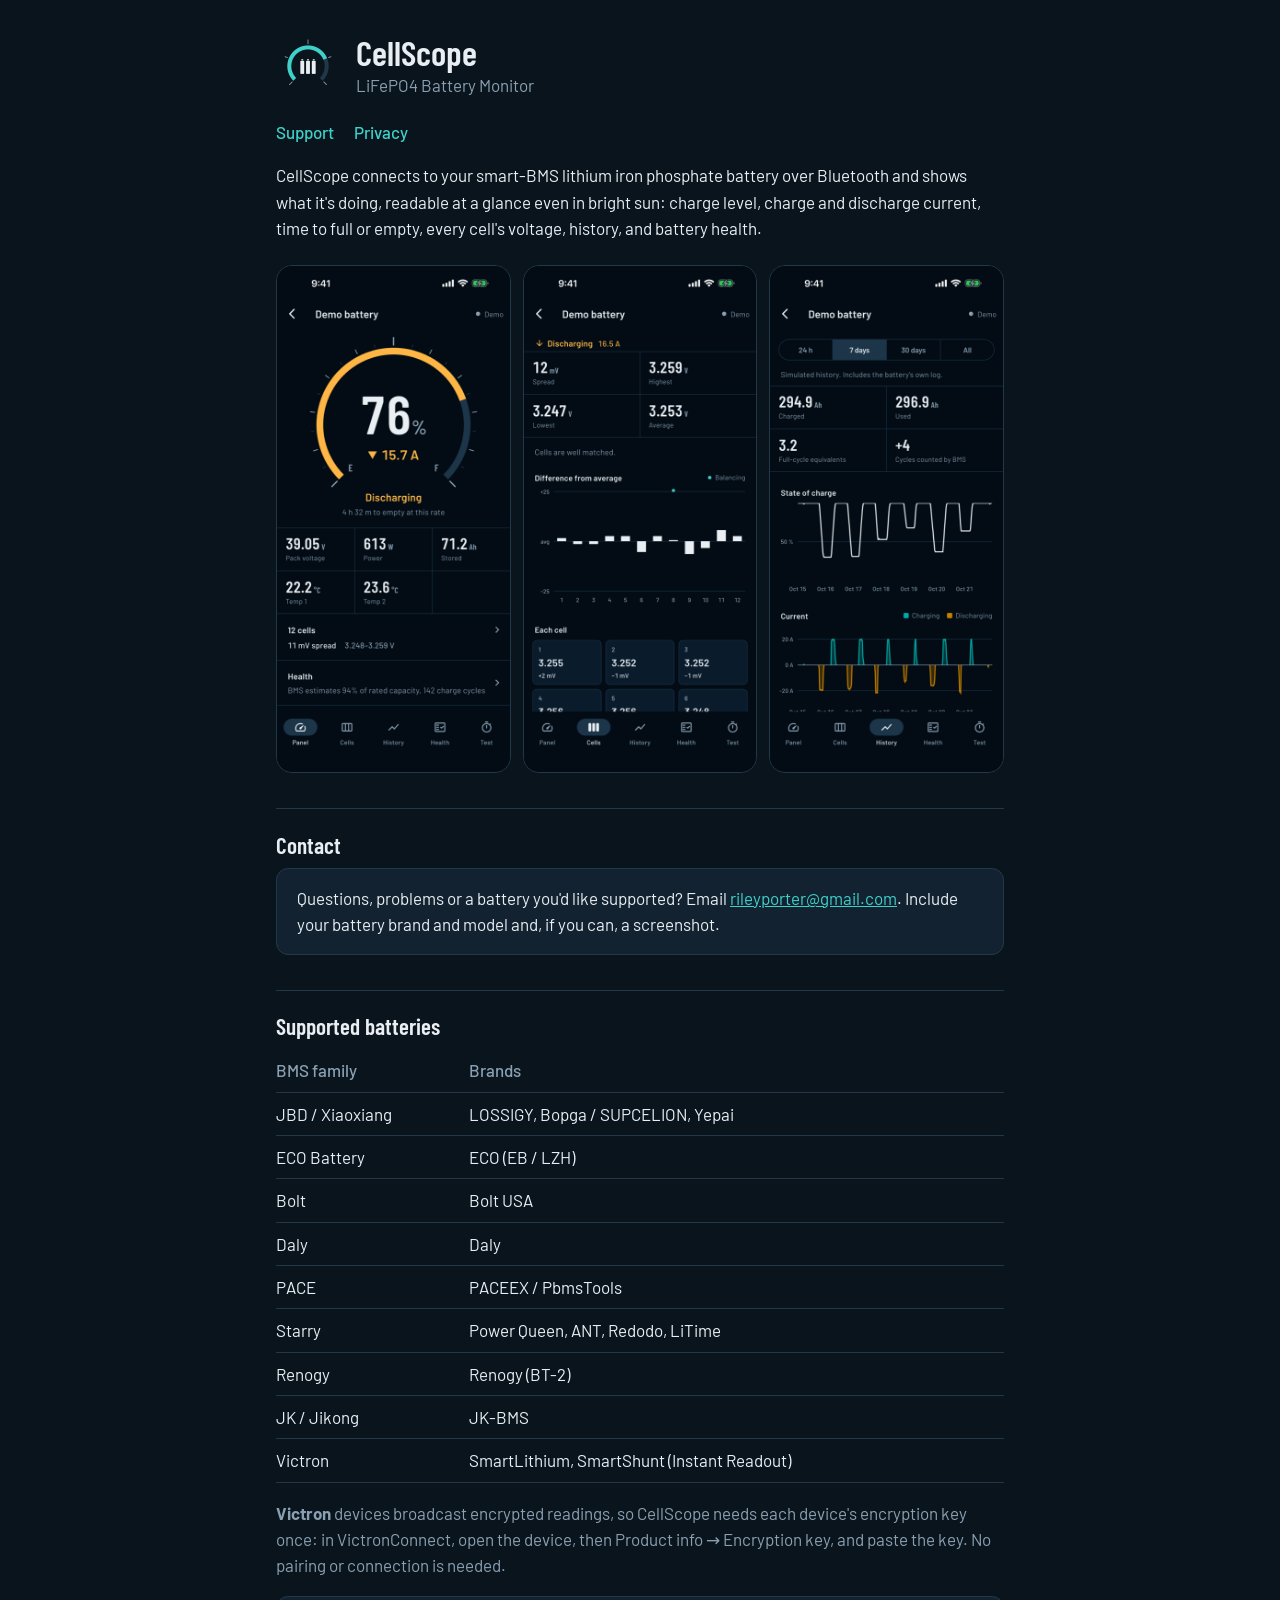
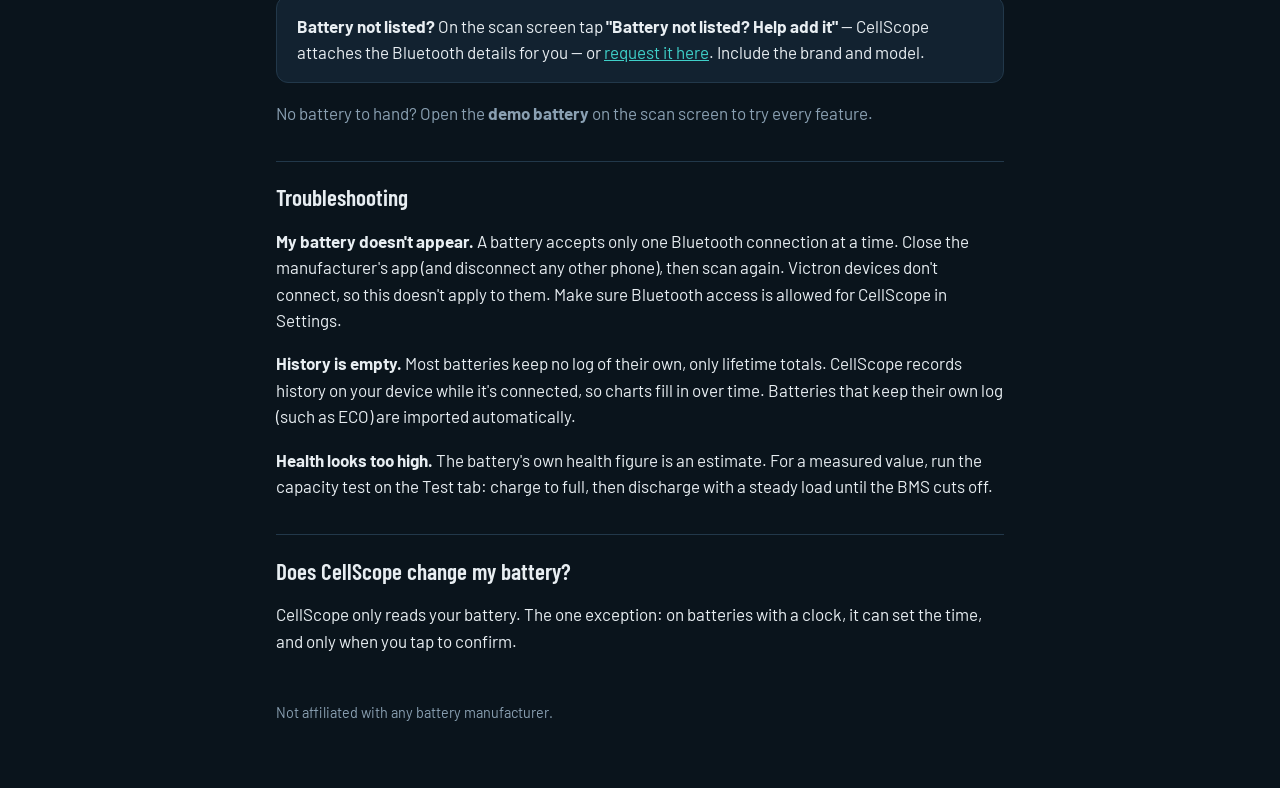
<file: index.html>
<!doctype html>
<html lang="en">
<head>
  <meta charset="utf-8">
  <meta name="viewport" content="width=device-width, initial-scale=1">
  <title>CellScope Support</title>
  <meta name="description" content="CellScope reads smart-BMS LiFePO4 batteries over Bluetooth. Help, supported batteries and contact.">
  <link rel="icon" href="img/icon.png">
  <link rel="preconnect" href="https://fonts.googleapis.com">
  <link rel="preconnect" href="https://fonts.gstatic.com" crossorigin>
  <link href="https://fonts.googleapis.com/css2?family=Barlow:wght@400;500;600&family=Barlow+Condensed:wght@600&display=swap" rel="stylesheet">
  <link rel="stylesheet" href="style.css">
</head>
<body>
<main>
  <header>
    <img src="img/icon.png" alt="">
    <div>
      <h1>CellScope</h1>
      <p class="sub">LiFePO4 Battery Monitor</p>
    </div>
  </header>
  <nav><a href="./">Support</a><a href="privacy.html">Privacy</a></nav>

  <p>CellScope connects to your smart-BMS lithium iron phosphate battery over Bluetooth and shows
    what it's doing, readable at a glance even in bright sun: charge level, charge and discharge current,
    time to full or empty, every cell's voltage, history, and battery health.</p>

  <div class="shots">
    <img src="img/1-panel.png" alt="Panel: state-of-charge gauge, current, voltage and temperatures">
    <img src="img/2-cells.png" alt="Cells: each cell's voltage and difference from the average">
    <img src="img/3-history.png" alt="History: state of charge and current over 7 days">
  </div>

  <h2>Contact</h2>
  <div class="card">
    <p style="margin:0">Questions, problems or a battery you'd like supported? Email
      <a href="mailto:rileyporter@gmail.com?subject=CellScope">rileyporter@gmail.com</a>.
      Include your battery brand and model and, if you can, a screenshot.</p>
  </div>

  <h2>Supported batteries</h2>
  <table>
    <tr><th>BMS family</th><th>Brands</th></tr>
    <tr><td>JBD / Xiaoxiang</td><td>LOSSIGY, Bopga / SUPCELION, Yepai</td></tr>
    <tr><td>ECO Battery</td><td>ECO (EB / LZH)</td></tr>
    <tr><td>Bolt</td><td>Bolt USA</td></tr>
    <tr><td>Daly</td><td>Daly</td></tr>
    <tr><td>PACE</td><td>PACEEX / PbmsTools</td></tr>
    <tr><td>Starry</td><td>Power Queen, ANT, Redodo, LiTime</td></tr>
    <tr><td>Renogy</td><td>Renogy (BT-2)</td></tr>
    <tr><td>JK / Jikong</td><td>JK-BMS</td></tr>
    <tr><td>Victron</td><td>SmartLithium, SmartShunt (Instant Readout)</td></tr>
  </table>
  <p class="muted"><strong>Victron</strong> devices broadcast encrypted readings, so CellScope needs each device's
    encryption key once: in VictronConnect, open the device, then Product info → Encryption key, and paste the key.
    No pairing or connection is needed.</p>
  <div class="card">
    <p style="margin:0"><strong>Battery not listed?</strong> On the scan screen tap
      <strong>"Battery not listed? Help add it"</strong> — CellScope attaches the Bluetooth details for you —
      or <a href="https://github.com/ril3y/cellscope-site/issues/new?template=battery-support.yml">request it here</a>.
      Include the brand and model.</p>
  </div>
  <p class="muted">No battery to hand? Open the <strong>demo battery</strong> on the scan screen to try every feature.</p>

  <h2>Troubleshooting</h2>
  <p><strong>My battery doesn't appear.</strong> A battery accepts only one Bluetooth connection at a time.
    Close the manufacturer's app (and disconnect any other phone), then scan again. Victron devices don't connect, so this doesn't apply to them. Make sure Bluetooth
    access is allowed for CellScope in Settings.</p>
  <p><strong>History is empty.</strong> Most batteries keep no log of their own, only lifetime totals.
    CellScope records history on your device while it's connected, so charts fill in over time.
    Batteries that keep their own log (such as ECO) are imported automatically.</p>
  <p><strong>Health looks too high.</strong> The battery's own health figure is an estimate. For a measured
    value, run the capacity test on the Test tab: charge to full, then discharge with a steady load until the
    BMS cuts off.</p>

  <h2>Does CellScope change my battery?</h2>
  <p>CellScope only reads your battery. The one exception: on batteries with a clock, it can set the time,
    and only when you tap to confirm.</p>

  <footer>Not affiliated with any battery manufacturer.</footer>
</main>
</body>
</html>
</file>
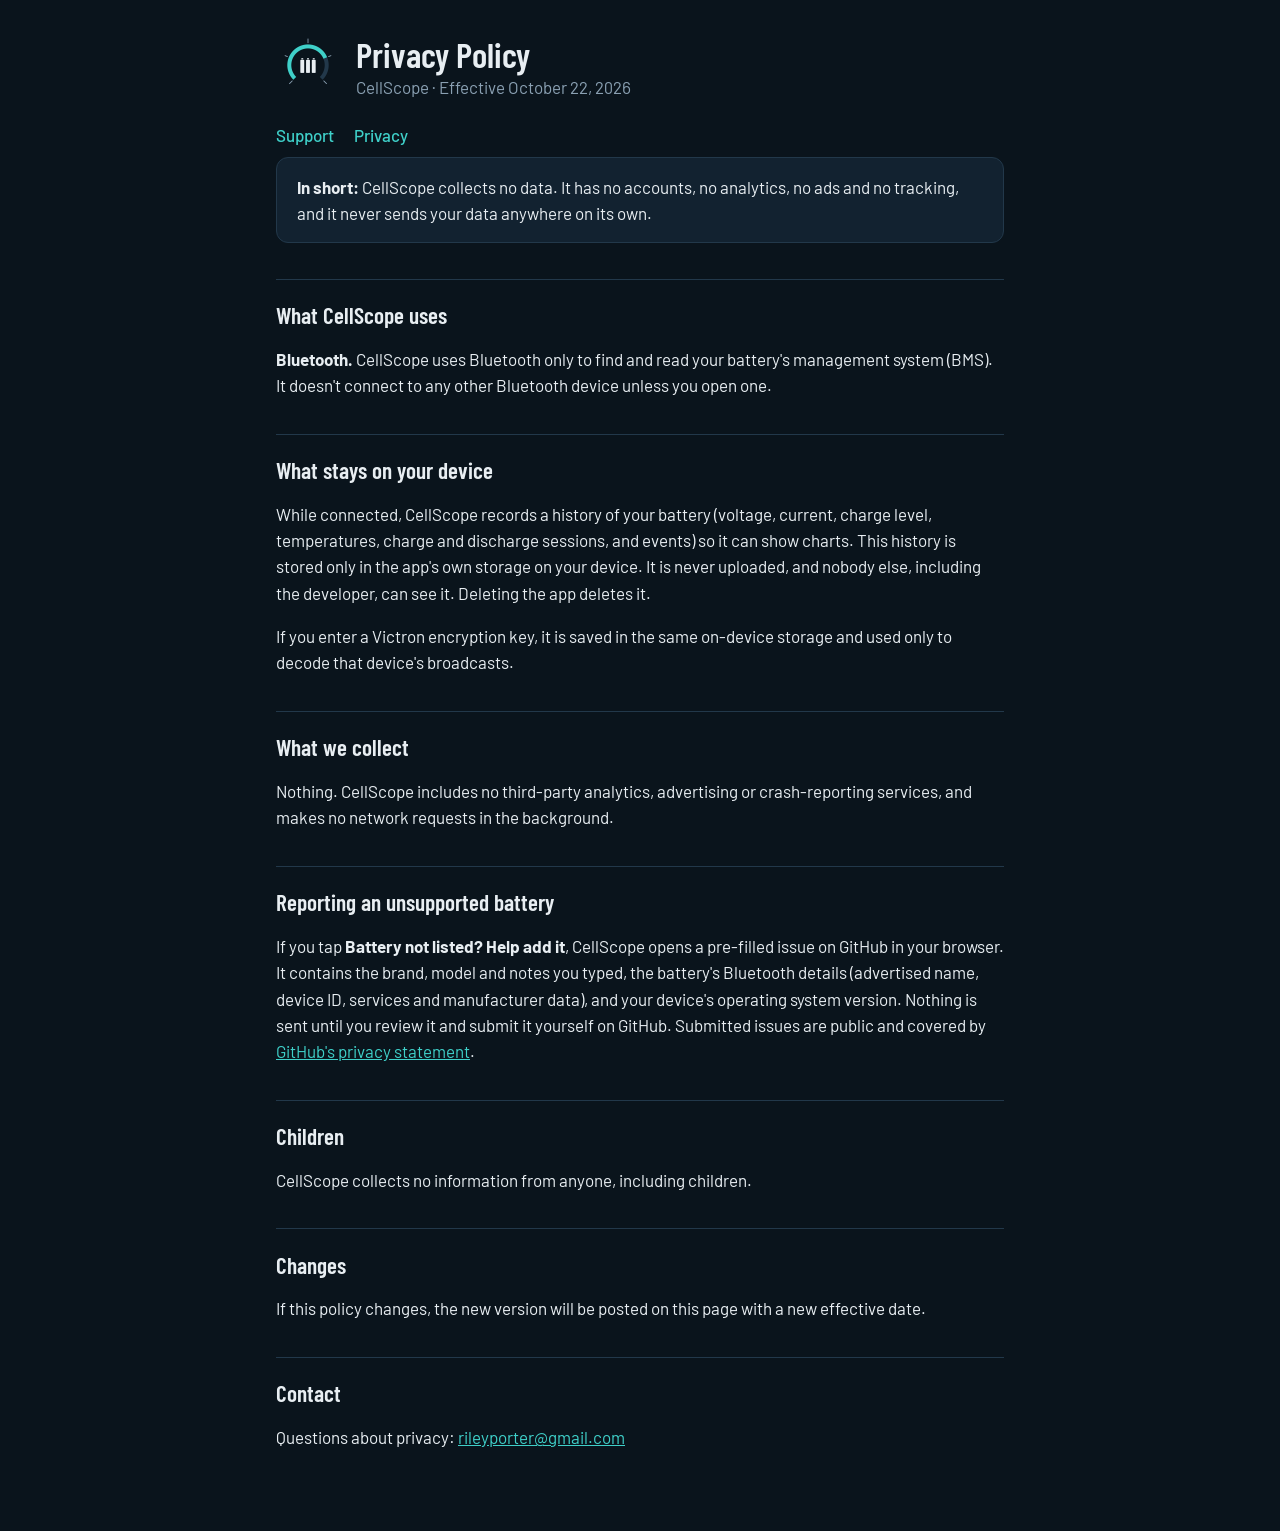
<file: privacy.html>
<!doctype html>
<html lang="en">
<head>
  <meta charset="utf-8">
  <meta name="viewport" content="width=device-width, initial-scale=1">
  <title>CellScope Privacy Policy</title>
  <meta name="description" content="CellScope collects no personal data. Battery history stays on your device.">
  <link rel="icon" href="img/icon.png">
  <link rel="preconnect" href="https://fonts.googleapis.com">
  <link rel="preconnect" href="https://fonts.gstatic.com" crossorigin>
  <link href="https://fonts.googleapis.com/css2?family=Barlow:wght@400;500;600&family=Barlow+Condensed:wght@600&display=swap" rel="stylesheet">
  <link rel="stylesheet" href="style.css">
</head>
<body>
<main>
  <header>
    <a href="./"><img src="img/icon.png" alt="CellScope"></a>
    <div>
      <h1>Privacy Policy</h1>
      <p class="sub">CellScope · Effective October 22, 2026</p>
    </div>
  </header>
  <nav><a href="./">Support</a><a href="privacy.html">Privacy</a></nav>

  <div class="card">
    <p style="margin:0"><strong>In short:</strong> CellScope collects no data. It has no accounts, no analytics,
      no ads and no tracking, and it never sends your data anywhere on its own.</p>
  </div>

  <h2>What CellScope uses</h2>
  <p><strong>Bluetooth.</strong> CellScope uses Bluetooth only to find and read your battery's management
    system (BMS). It doesn't connect to any other Bluetooth device unless you open one.</p>

  <h2>What stays on your device</h2>
  <p>While connected, CellScope records a history of your battery (voltage, current, charge level,
    temperatures, charge and discharge sessions, and events) so it can show charts. This history is stored
    only in the app's own storage on your device. It is never uploaded, and nobody else, including the
    developer, can see it. Deleting the app deletes it.</p>
  <p>If you enter a Victron encryption key, it is saved in the same on-device storage and used only to decode
    that device's broadcasts.</p>

  <h2>What we collect</h2>
  <p>Nothing. CellScope includes no third-party analytics, advertising or crash-reporting services, and
    makes no network requests in the background.</p>

  <h2>Reporting an unsupported battery</h2>
  <p>If you tap <strong>Battery not listed? Help add it</strong>, CellScope opens a pre-filled issue on GitHub in your
    browser. It contains the brand, model and notes you typed, the battery's Bluetooth details (advertised
    name, device ID, services and manufacturer data), and your device's operating system version. Nothing is
    sent until you review it and submit it yourself on GitHub. Submitted issues are public and covered by
    <a href="https://docs.github.com/site-policy/privacy-policies/github-general-privacy-statement">GitHub's
    privacy statement</a>.</p>

  <h2>Children</h2>
  <p>CellScope collects no information from anyone, including children.</p>

  <h2>Changes</h2>
  <p>If this policy changes, the new version will be posted on this page with a new effective date.</p>

  <h2>Contact</h2>
  <p>Questions about privacy: <a href="mailto:rileyporter@gmail.com?subject=CellScope%20privacy">rileyporter@gmail.com</a></p>
</main>
</body>
</html>
</file>
<file: style.css>
:root {
  --abyss: #0a141c;
  --bulkhead: #122230;
  --rigging: #22384a;
  --bone: #e8eef2;
  --haze: #8aa0b2;
  --shore: #3fd0c9;
  --amber: #ffb547;
}

* { box-sizing: border-box; }

body {
  margin: 0;
  background: var(--abyss);
  color: var(--bone);
  font: 17px/1.55 "Barlow", system-ui, -apple-system, sans-serif;
  font-variant-numeric: tabular-nums;
}

main { max-width: 760px; margin: 0 auto; padding: 32px 16px 64px; }

header { display: flex; align-items: center; gap: 16px; margin-bottom: 8px; }
header img { width: 64px; height: 64px; border-radius: 14px; }
header a { color: inherit; text-decoration: none; }

h1, h2 { font-family: "Barlow Condensed", "Barlow", sans-serif; font-weight: 600; line-height: 1.15; }
h1 { font-size: 2.2rem; margin: 0; }
h2 { font-size: 1.45rem; margin: 2.2rem 0 0.6rem; border-top: 1px solid var(--rigging); padding-top: 1.4rem; }

.sub { color: var(--haze); margin: 0; }
p, li { color: var(--bone); }
.muted { color: var(--haze); }
a { color: var(--shore); }

nav { display: flex; gap: 20px; margin: 20px 0 8px; }
nav a { text-decoration: none; font-weight: 500; }

.shots { display: grid; grid-template-columns: repeat(3, 1fr); gap: 12px; margin: 24px 0; }
.shots img { width: 100%; height: auto; border-radius: 16px; border: 1px solid var(--rigging); }

.card { background: var(--bulkhead); border: 1px solid var(--rigging); border-radius: 12px; padding: 16px 20px; }

table { width: 100%; border-collapse: collapse; }
td, th { text-align: left; padding: 8px 0; border-bottom: 1px solid var(--rigging); }
th { color: var(--haze); font-weight: 500; }

footer { margin-top: 48px; color: var(--haze); font-size: 0.9rem; }

@media (max-width: 520px) {
  .shots { grid-template-columns: 1fr 1fr; }
  .shots img:last-child { display: none; }
}
</file>
